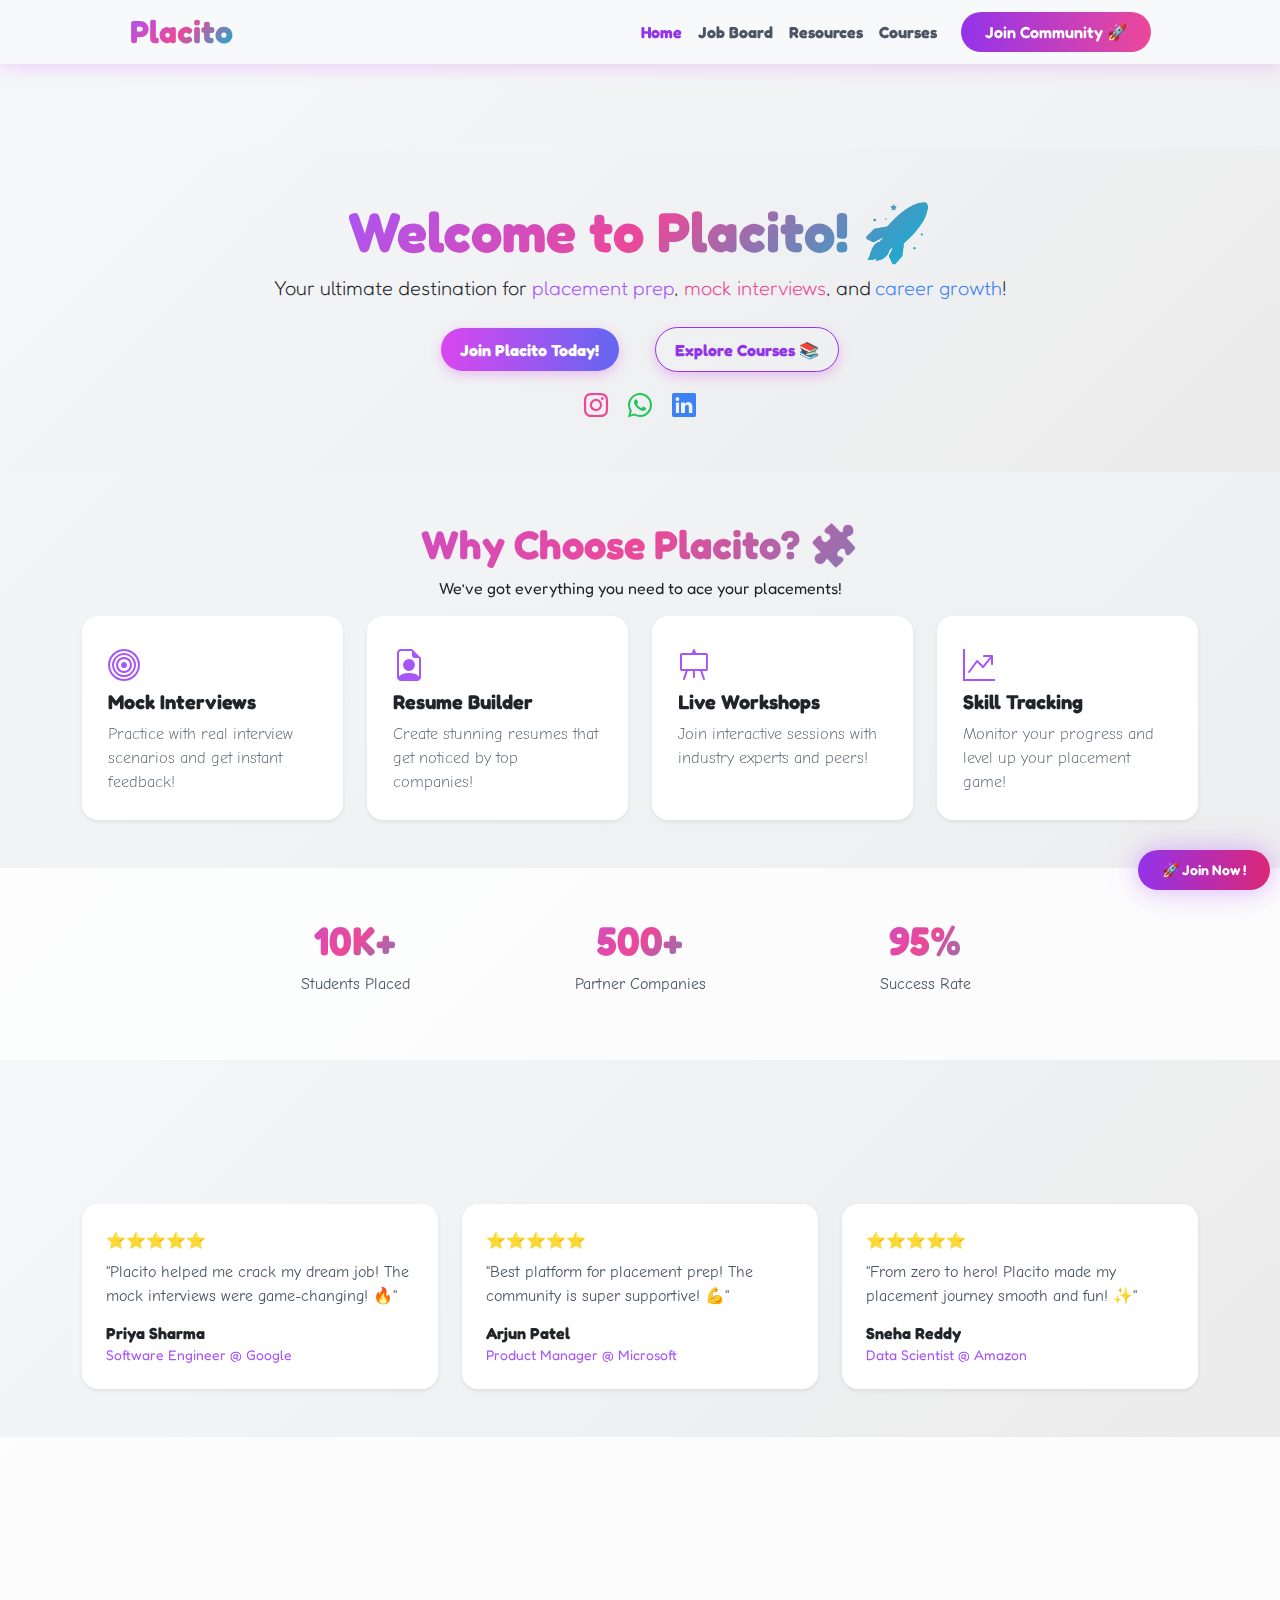
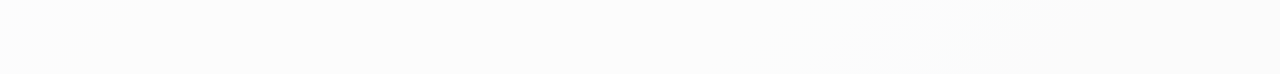
<file: index.html>
<!DOCTYPE html>
<html lang="en">

<head>
    <meta charset="UTF-8">
    <meta name="viewport" content="width=device-width, initial-scale=1.0">
    <title>Placito</title>
    <!-- Bootstrap CSS -->
    <link href="https://cdn.jsdelivr.net/npm/bootstrap@5.3.3/dist/css/bootstrap.min.css" rel="stylesheet">
    <!-- Icons -->
    <link rel="stylesheet" href="https://cdn.jsdelivr.net/npm/bootstrap-icons/font/bootstrap-icons.css">

    <!-- Google Fonts: Fredoka & Comic Neue -->
    <!-- <link href="https://fonts.googleapis.com/css2?family=Comic+Neue&family=Fredoka&display=swap" rel="stylesheet"> -->

    <link href="https://unpkg.com/aos@2.3.4/dist/aos.css" rel="stylesheet">

    <!-- Custom CSS -->
    <link rel="stylesheet" href="css/styles.css">
</head>

<body>

    <!-- Navbar -->
    <nav class="navbar navbar-expand-lg navbar-light bg-light">
        <div class="container1 px-4">
            <a class="navbar-brand gradient-text" href="index.html">Placito</a>
            <div class="navbar-toggler" type="button" data-bs-toggle="collapse" data-bs-target="#navbarNav"
                aria-controls="navbarNav" aria-expanded="false" aria-label="Toggle navigation">
                <span class="navbar-toggler-icon"></span>
            </div>
            <div class="collapse navbar-collapse " id="navbarNav">
                <ul class="navbar-nav navbar-pages">
                    <li class="nav-item">
                        <a class="nav-link active" aria-current="page" href="index.html">Home</a>
                    </li>
                    <li class="nav-item">
                        <a class="nav-link" href="pages/jobBoard.html">Job Board</a>
                    </li>
                    <li class="nav-item">
                        <a class="nav-link" href="pages/resources.html">Resources</a>
                    </li>
                    <li class="nav-item">
                        <a class="nav-link" href="pages/courses.html">Courses</a>
                    </li>
                    <li class="nav-item">
                        <button class="btn btn-join ms-3 ">Join Community 🚀</button>
                    </li>
                </ul>
            </div>
        </div>
    </nav>

    <!-- Hero Section -->
    <section class="text-center hero py-5 bg-light">
        <div class="container ">
            <h1 class="display-4 fw-bold gradient-text bounce-text">Welcome to Placito! 🚀</h1>
            <p class="lead">Your ultimate destination for <span class="text-purple">placement prep</span>, <span
                    class="text-pink">mock interviews</span>, and <span class="text-blue">career growth</span>!</p>
            <div class="mt-4 placito-btns">
                <a class="btn btn-gradient me-3" href="#">Join Placito Today!</a>
                <a class="btn btn-gradient2" href="#">Explore Courses 📚</a>
            </div>
            <div class="mt-3">
                <i class="bi bi-instagram fs-4 me-3 text-pink scale-icon"></i>
                <i class="bi bi-whatsapp fs-4 me-3 text-green scale-icon"></i>
                <i class="bi bi-linkedin fs-4 text-blue scale-icon"></i>
            </div>
        </div>
    </section>

    <!-- Why Choose Placito -->
    <section class="py-5 placito-features">
        <div class="container text-center">
            <div data-aos="fade-up">
                <h2 class="fw-bold gradient-text fs-1">Why Choose Placito? 🧩</h2>
                <p>We’ve got everything you need to ace your placements!</p>
            </div>
            <div class="row g-4 m-8" id="features-section">
                <!-- Dynamic Features go here -->
            </div>
        </div>
    </section>

    <!-- Stats -->
    <section class="text-center stats py-5">
        <div class="container ">
            <div class="row g-4 justify-content-center" id="stats-section">
                <!-- Dynamic Stats go here -->
            </div>
        </div>
    </section>

    <!-- Success Stories -->
    <section class="bg-light py-5 stories">
        <div class="container text-center">
            <h2 class="fw-bold gradient-text fs-1" data-aos="fade-up">Success Stories 🎉</h2>
            <div class="row g-4 mt-4" id="testimonials-section">
                <!-- Dynamic Testimonials go here -->
            </div>
        </div>
    </section>

    <!-- Final CTA -->
    <section class="text-center CTA py-5 mb-10 ">
        <div class="container bottom-sec" data-aos="fade-up ">
            <h2 class="fw-bold gradient-text fs-1">Ready to Start Your Journey? 🚀</h2>
            <p>Join thousands of students already crushing their placement goals!</p>
            <div class="mt-3 bottom-btn">
                <a class="btn btn-gradient me-3" href="#">Join Our Community 💖</a>
                <a class="btn btn-gradient2" href="#">Ask a Question 💬</a>
            </div>
        </div>
        <button class="glow-button btn btn-join ms-3 fixed-btn "> 🚀 Join Now !</button>
    </section>



    <!-- Bootstrap JS -->
    <script src="js/script.js"></script>
    <script src="https://cdn.jsdelivr.net/npm/bootstrap@5.3.3/dist/js/bootstrap.bundle.min.js"></script>
    <script src="https://unpkg.com/aos@2.3.4/dist/aos.js"></script>
    <script>
        AOS.init({
            duration: 1000, // animation duration
            once: true      // only animate once
        });
    </script>

</body>

</html>
</file>
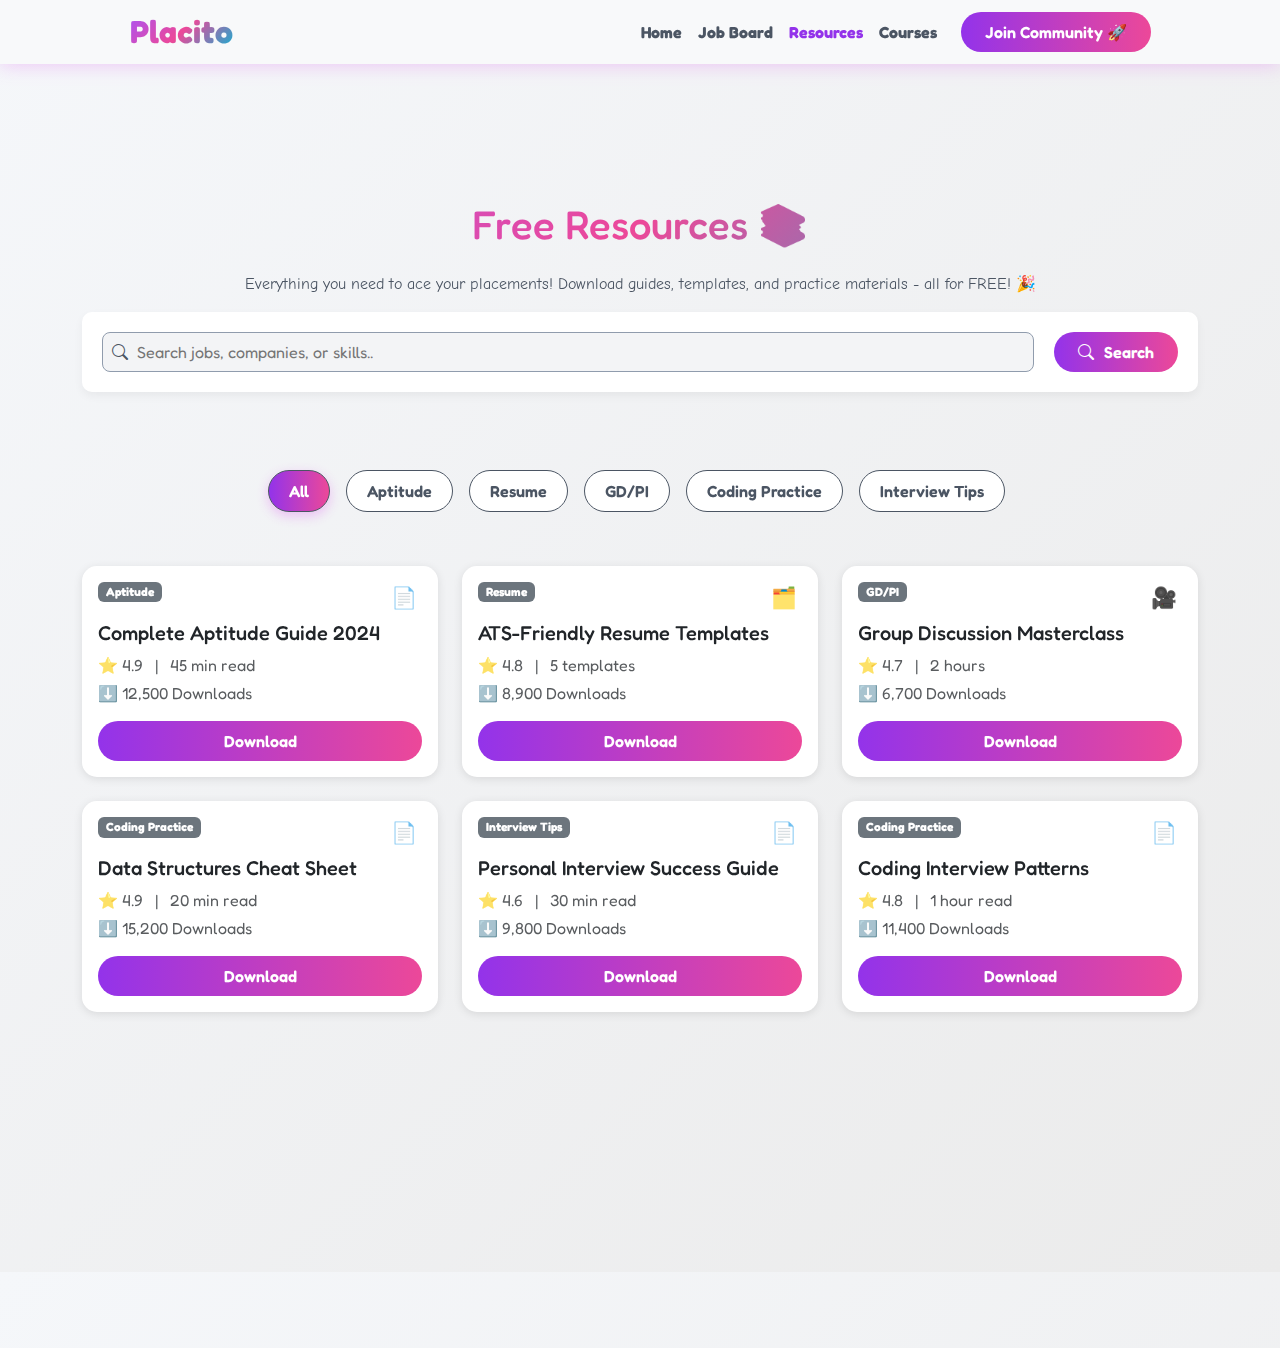
<file: pages/resources.html>
<!DOCTYPE html>
<html lang="en">

<head>
    <meta charset="UTF-8">
    <meta name="viewport" content="width=device-width, initial-scale=1.0">
    <title>Placito</title>
    <!-- Bootstrap CSS -->
    <link href="https://cdn.jsdelivr.net/npm/bootstrap@5.3.3/dist/css/bootstrap.min.css" rel="stylesheet">
    <!-- Icons -->
    <link rel="stylesheet" href="https://cdn.jsdelivr.net/npm/bootstrap-icons/font/bootstrap-icons.css">
<link href="https://unpkg.com/aos@2.3.4/dist/aos.css" rel="stylesheet">
    <!-- Google Fonts: Fredoka & Comic Neue -->
    <!-- <link href="https://fonts.googleapis.com/css2?family=Comic+Neue&family=Fredoka&display=swap" rel="stylesheet"> -->

    <!-- Custom CSS -->
    <link rel="stylesheet" href="../css/styles.css">
    <style>
        body {
            background-color: #f5f7fa;
            font-family: 'Fredoka', sans-serif;
        }

        .filter-btn {
            border-radius: 30px;
            padding: 8px 20px;
            font-weight: 600;
            margin-right: 8px;
            color: #4b5563;
            background-color: white;
            border: 1px solid #4b5563;
        }

        .filter-btn:hover {
            opacity: 0.9;
            background-color: #f3f4f6;
            color: #4b5563;   
            border: 1px solid #4b5563;
        }

        .filter-btn.active {
            background: linear-gradient(90deg, #9333ea, #ec4899);
            color: #fff !important;
            box-shadow: 0 4px 12px rgba(217, 70, 239, 0.3);
            border: 1px solid #4b5563;
        }

        .card {
            border: none;
            border-radius: 15px;
            box-shadow: 0 2px 10px rgba(0, 0, 0, 0.1);
        }

        .tag-icon {
            font-size: 1.3rem;
            margin-right: 5px;
        }

        .res {
            margin-top: 200px;
        }
        .margin-gap{
            margin-top: 30px;
        }
    </style>
</head>

<body>

    <!-- Navbar -->
    <nav class="navbar navbar-expand-lg navbar-light bg-light">
        <div class="container1 px-4">
            <a class="navbar-brand gradient-text" href="../index.html">Placito</a>
            <div class="navbar-toggler" type="button" data-bs-toggle="collapse" data-bs-target="#navbarNav"
                aria-controls="navbarNav" aria-expanded="false" aria-label="Toggle navigation">
                <span class="navbar-toggler-icon"></span>
            </div>
            <div class="collapse navbar-collapse " id="navbarNav">
                <ul class="navbar-nav navbar-pages">
                    <li class="nav-item">
                        <a class="nav-link active" aria-current="page" href="../index.html">Home</a>
                    </li>
                    <li class="nav-item">
                        <a class="nav-link" href="jobBoard.html">Job Board</a>
                    </li>
                    <li class="nav-item">
                        <a class="nav-link" href="resources.html">Resources</a>
                    </li>
                    <li class="nav-item">
                        <a class="nav-link" href="courses.html">Courses</a>
                    </li>
                    <li class="nav-item">
                        <button class="btn btn-join ms-3 ">Join Community 🚀</button>
                    </li>
                </ul>
            </div>
        </div>
    </nav>

    <div class="text-center res job mb-12" data-aos="fade-up">
        <h1 class="text-4xl md:text-6xl font-bold gradient-text  fredoka-font mb-4">Free Resources 📚</h1>
        <p class="text-xl text-gray-700 comic-font max-w-2xl mx-auto text-gray">Everything you need to ace your placements! Download guides, templates, and practice materials - all for FREE! 🎉</p>
    </div>


    <section class="container ">
        <div class=" search-box " data-aos="fade-up">
            <input class="w-100 search-input" placeholder="        Search jobs, companies, or skills.." type="text">
            <i class="bi bi-search search-icon text-gray"></i>
            <button class="search-btn btn btn-join"><i class="bi bi-search"></i>Search</button>
        </div>
    </section>

    <section class="mt-4 " data-aos="fade-up">
        <div class="container  py-4">
        <div class="margin-gap d-flex flex-wrap gap-2 mb-4 justify-content-center">
            <button class="btn btn-outline-primary filter-btn active" data-filter="All">All</button>
            <button class="btn btn-outline-primary filter-btn" data-filter="Aptitude">Aptitude</button>
            <button class="btn btn-outline-primary filter-btn" data-filter="Resume">Resume</button>
            <button class="btn btn-outline-primary filter-btn" data-filter="GD/PI">GD/PI</button>
            <button class="btn btn-outline-primary filter-btn" data-filter="Coding Practice">Coding Practice</button>
            <button class="btn btn-outline-primary filter-btn" data-filter="Interview Tips">Interview Tips</button>
        </div>

        <div id="card-container" class="row g-4 margin-gap">
            <!-- Cards will be inserted here -->
        </div>
    </div>
    </section>


    <script src="../js/script.js"></script>
    <script>
        const resources = [
            {
                title: "Complete Aptitude Guide 2024",
                category: "Aptitude",
                downloads: 12500,
                rating: 4.9,
                time: "45 min read",
                format: "PDF"
            },
            {
                title: "ATS-Friendly Resume Templates",
                category: "Resume",
                downloads: 8900,
                rating: 4.8,
                time: "5 templates",
                format: "ZIP"
            },
            {
                title: "Group Discussion Masterclass",
                category: "GD/PI",
                downloads: 6700,
                rating: 4.7,
                time: "2 hours",
                format: "Video"
            },
            {
                title: "Data Structures Cheat Sheet",
                category: "Coding Practice",
                downloads: 15200,
                rating: 4.9,
                time: "20 min read",
                format: "PDF"
            },
            {
                title: "Personal Interview Success Guide",
                category: "Interview Tips",
                downloads: 9800,
                rating: 4.6,
                time: "30 min read",
                format: "PDF"
            },
            {
                title: "Coding Interview Patterns",
                category: "Coding Practice",
                downloads: 11400,
                rating: 4.8,
                time: "1 hour read",
                format: "PDF"
            },
            {
                title: "Logical Reasoning Tricks",
                category: "Aptitude",
                downloads: 7300,
                rating: 4.5,
                time: "90 min",
                format: "Video"
            },
            {
                title: "Resume Writing Workshop",
                category: "Resume",
                downloads: 5600,
                rating: 4.7,
                time: "75 min",
                format: "Video"
            }
        ];

        function renderCards(filter) {
            const container = document.getElementById("card-container");
            container.innerHTML = "";

            const filtered = filter === "All" ? resources : resources.filter(r => r.category === filter);

            filtered.map((res, i) => {
                const icon = res.format === "PDF" ? "📄" : res.format === "Video" ? "🎥" : "🗂️";

                const card = `
          <div class="col-md-4" data-aos="fade-up">
            <div class="card h-100 p-3">
              <div class="d-flex justify-content-between align-items-start mb-2">
                <span class="badge bg-secondary">${res.category}</span>
                <span class="tag-icon">${icon}</span>
              </div>
              <h5 class="card-title">${res.title}</h5>
              <p class="mb-1 text-muted">⭐ ${res.rating} &nbsp; | &nbsp; ${res.time}</p>
              <p class="mb-3 text-muted ">⬇️ ${res.downloads.toLocaleString()} Downloads</p>
              <button class="btn btn-join ">Download</button>
            </div>
          </div>
        `;
                container.innerHTML += card;
            });
        }

        // Initial render
        renderCards("All");

        // Filter handling
        document.querySelectorAll(".filter-btn").forEach(btn => {
            btn.addEventListener("click", () => {
                document.querySelectorAll(".filter-btn").forEach(b => b.classList.remove("active"));
                btn.classList.add("active");
                const filter = btn.getAttribute("data-filter");
                renderCards(filter);
            });
        });
    </script>
        <!-- AOS JS (missing from your code) -->
    <script src="https://unpkg.com/aos@2.3.4/dist/aos.js"></script>
    <script>
        AOS.init({
            duration: 1000, // animation duration
            once: true      // only animate once
        });
    </script>

</body>

</html>
</file>
<file: css/styles.css>
@import url('https://fonts.googleapis.com/css2?family=Comic+Neue&family=Fredoka&display=swap');

/* Now you can use the fonts */
body {
    padding: 0;
    margin: 0;
    position: relative;
    background: linear-gradient(135deg, #f5f7fa 0%, #ebebeb 100%);
    font-family: 'Fredoka', cursive;
}

.comic-text {
    font-family: 'Comic Neue', cursive;
}

.btn-join {
    padding: 0.5rem 1.5rem;
    border-radius: 999px;
    background: linear-gradient(to right, #9333ea, #ec4899);
    color: white;
    font-weight: 600;
    border: none;
}

.btn-join:hover {
    opacity: 0.9;
}

.container1 {
    display: flex;
    align-items: center;
    gap: 30vw;
}

.navbar {
    position: fixed;
    top: 0px;
    z-index: 1050;
    display: flex;
    width: 100%;
    justify-content: space-around;
    filter: drop-shadow(0 0 10px rgba(217, 70, 239, 0.3));
}


.navbar-brand {
    font-family: 'Fredoka', cursive;
    font-size: 2rem;
    line-height: 2rem;
    font-weight: 900;
}

.navbar-pages {
    display: flex;
    align-items: center;
}

.navbar-toggler {
    border: none !important;
    background: none !important;
    box-shadow: none !important;
    outline: none !important;
}

.navbar-toggler:focus,
.navbar-toggler:active,
.navbar-toggler:focus-visible {
    border: none !important;
    background: none !important;
    box-shadow: none !important;
    outline: none !important;
}
.placito-btns{
        display: flex;
        align-items: center;
        justify-content: center;
        flex-direction: row;
        gap: 20px;
    }


@media (max-width:991px) {


    .placito-btns{
        display: flex;
        flex-direction: column;
        gap: 20px;
    }

    .navbar-pages {
        display: flex;
        align-items: flex-start;
        padding-left: 25px;
    }

    .navbar-collapse {
        background-color: #fff;
        /* if needed */
        position: absolute;
        top: 100%;
        right: 0;
        left: 0;
        padding: 10px 0 20px 0;
        z-index: 1049;
        /* slightly less than navbar to appear below */
        box-shadow: 0 4px 12px rgba(0, 0, 0, 0.1);
        /* optional */
    }

}


.navbar .nav-link {
    display: block;
    padding: 14px 20px;
    color: #4b5563;
    font-weight: 800;
    line-height: 1.25rem;
    text-decoration: none;
    transition-property: color, background-color, border-color, text-decoration-color, fill, stroke;
    transition-timing-function: cubic-bezier(.4, 0, .2, 1);
    transition-duration: .15s;
}

.navbar .nav-link:hover,
.navbar .nav-link.active {
    color: #9333ea !important;
}

.hero {
    background: linear-gradient(135deg, #f5f7fa 0%, #ebebeb 100%);
    margin-top: 150px;
}


.text-gradient {
    background: linear-gradient(to right, #d946ef, #6366f1);
    -webkit-background-clip: text;
    -webkit-text-fill-color: transparent;
}

.btn-gradient {
    background: linear-gradient(to right, #d946ef, #6366f1);
    color: white;
    padding: 0.6rem 1.2rem;
    border: none;
    border-radius: 25px;
    font-weight: bold;
    box-shadow: 0 4px 12px rgba(217, 70, 239, 0.3);
    transition: all 0.3s ease;
}

.btn-gradient:hover {
    opacity: 0.9;
    color: white;
    transform: scale(1.05);
}

.btn-gradient2 {
    color: #9333ea;
    padding: 0.6rem 1.2rem;
    border: 1px solid #9333ea;
    border-radius: 25px;
    font-weight: bold;
    box-shadow: 0 4px 12px rgba(217, 70, 239, 0.3);
    transition: all 0.3s ease;
}

.btn-gradient2:hover {
    opacity: 0.9;
    background-color: #9333ea;
    color: white;
    transform: scale(1.05);
}

.scale-icon {
    cursor: pointer;
    display: inline-block;
    transition: transform 0.3s ease;
    will-change: transform;
}

.scale-icon:hover {
    transform: scale(1.40);
}

.features {

    cursor: pointer;
    transition: transform 0.3s ease, filter 0.3s ease;
}

.features .card {
    border-radius: 1rem;
    border: none;
    padding: 10px
}

.features:hover {
    /* transform: translateY(-5px) scale(1.02); */
    filter: drop-shadow(0 0 10px rgba(217, 70, 239, 0.3));
}


.stats {
    background-color: #fffc;
}

.stories {
    background: linear-gradient(135deg, #f5f7fa 0%, #ebebeb 100%);
}

.CTA {
    background-color: #fffc;
    position: relative;
}

.fixed-btn {
    position: fixed;
    width: fit-content !important;
    bottom: 10px;
    right: 10px;
}

.search-box{
    display: flex;
    position: relative;
    padding: 20px;
    border-radius: 10px;
    background-color: white;
    box-shadow: 0 4px 10px rgba(0, 0, 0, 0.05);
}
.search-btn{
    cursor: pointer;
    display: flex;
    align-items: center;
    gap: 10px;
}
.search-btn:hover{
    color: white;
}

.search-input{
    cursor: pointer;
    margin: 0 20px 0 0px;
    border: 1px solid #909cad;
    border-radius: 8px;
    background-color: #f3f4f6;
}

.search-input:hover{
    border: 1px solid #9333ea;
}

.search-icon{
    position: absolute;
    top: 29px;
    left: 30px;
    z-index: 10;
}

.text-gray {
    color: #4b5563;
    font-family: Comic Neue, cursive;
}

.text-purple {
    color: #a855f7;
}

.text-pink {
    color: #ec4899;
}

.text-blue {
    color: #3b82f6;
}

.text-green {
    color: #22c55e;
}

.bounce-text {
    display: inline-block;
    animation: floatUpDown 2s ease-in-out infinite;
}

@keyframes floatUpDown {

    0%,
    100% {
        transform: translateY(0px);
    }

    50% {
        transform: translateY(-10px);
    }
}



.glow-button {
    display: inline-flex;
    align-items: center;
    justify-content: center;
    width: 180%;
    height: 2.5rem;
    /* h-10 */
    padding: 0.5rem 1.5rem;
    /* py-2 px-6 */
    font-size: 0.875rem;
    /* text-sm */
    line-height: 1.25rem;
    font-weight: 600;
    /* font-semibold */
    color: white !important;
    background-image: linear-gradient(to right, #9333ea, #db2777);
    /* from-purple-600 to-pink-600 */
    border-radius: 9999px;
    /* rounded-full */
    transition: background-color 0.15s ease-in-out, color 0.15s ease-in-out;
    box-shadow: 0 0 20px #a855f74d, 0 0 40px #a855f733;
    /* neon-glow */
    text-decoration: none;
    cursor: pointer;
    border: none;
}

/* Hover Gradient Enhancement */
.glow-button:hover {
    background-image: linear-gradient(to right, #7e22ce, #be185d);
    /* from-purple-700 to-pink-700 */
    filter: brightness(1.05);
    color: white !important;
}

/* .transition-colors {
    transition-property: color, background-color, border-color, text-decoration-color, fill, stroke;
    transition-timing-function: cubic-bezier(.4,0,.2,1);
    transition-duration: .15s;
} */

.gradient-text {
    background: linear-gradient(135deg, #a855f7, #ec4899, #06b6d4);

    -webkit-background-clip: text;
    -webkit-text-fill-color: transparent;
    background-clip: text;
}
</file>
